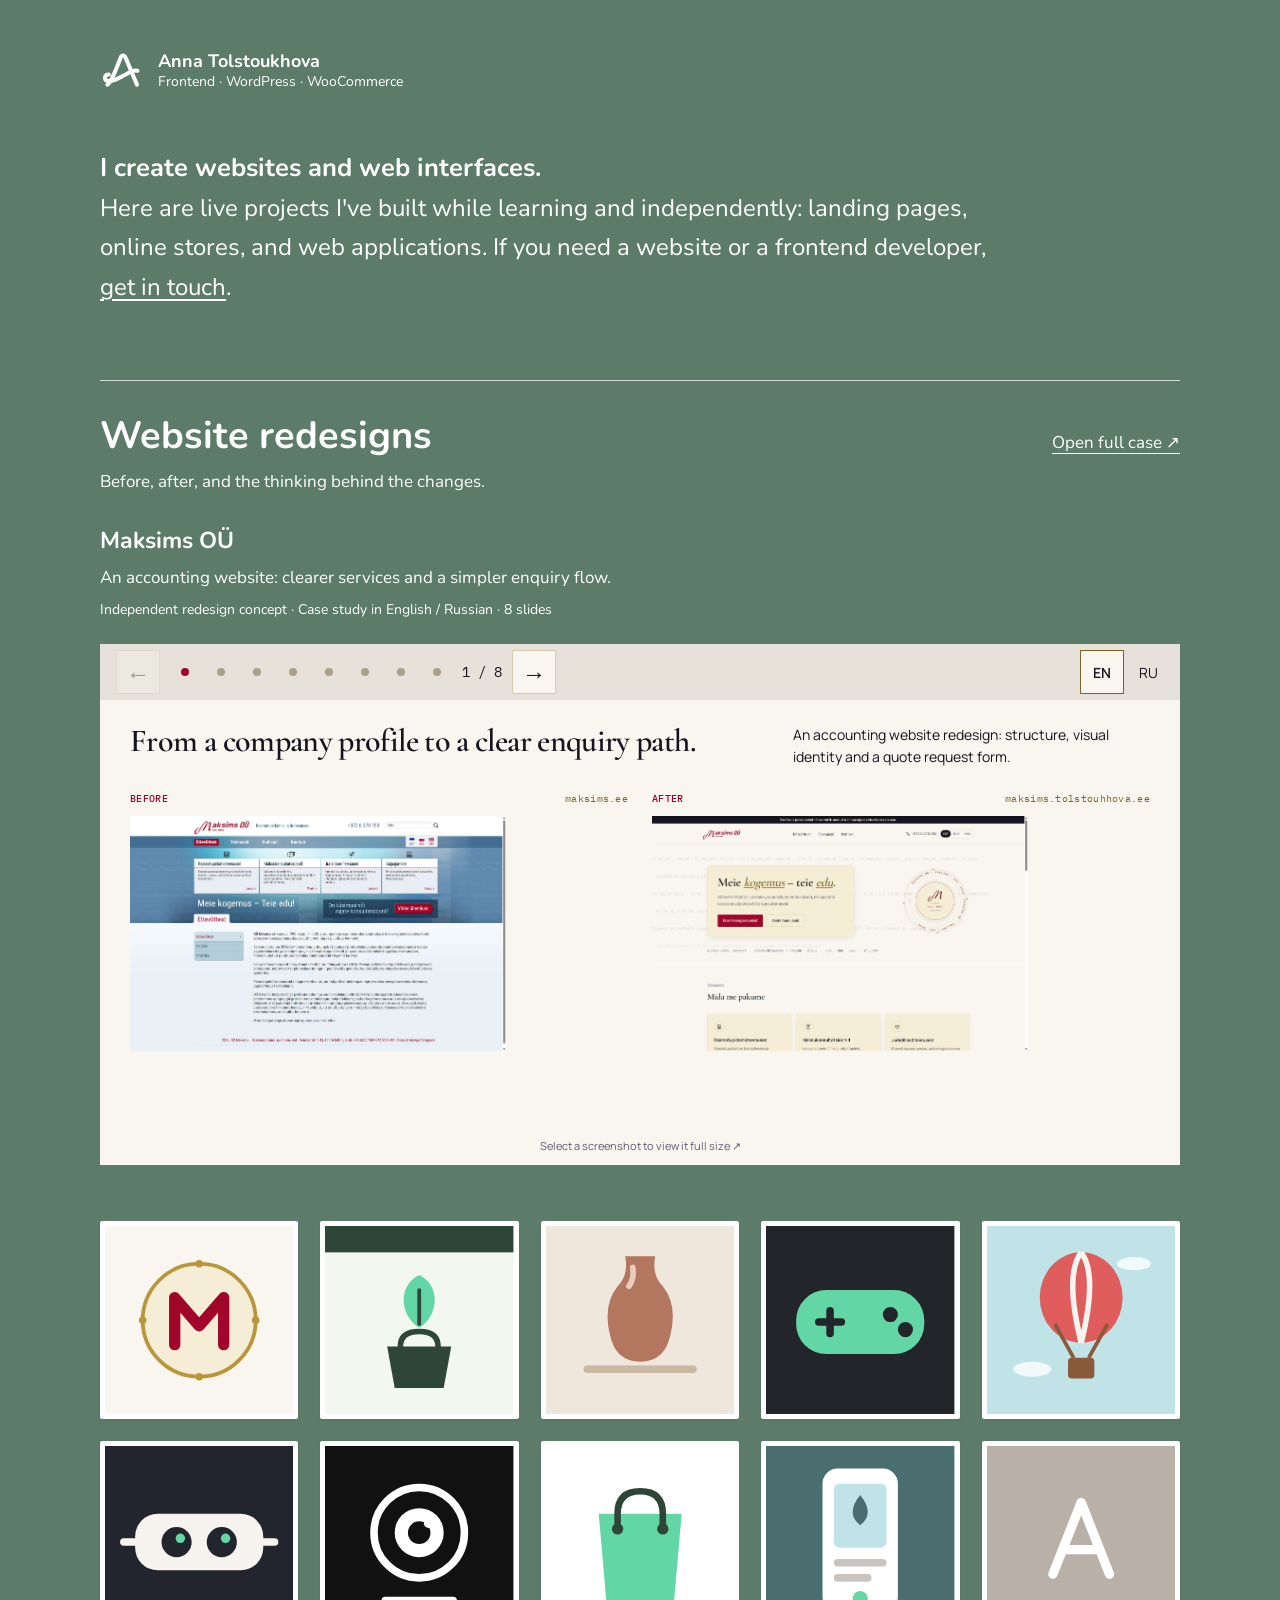
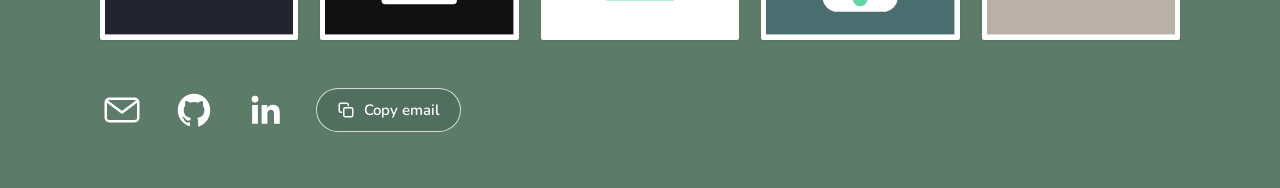
<file: index.html>
<!DOCTYPE html>
<html lang="en">

<head>
  <meta charset="UTF-8">
  <meta name="viewport" content="width=device-width, initial-scale=1.0">
  <meta name="p:domain_verify" content="c7ffd952975d9203316d21b6bb373f44">
  <title>Anna Tolstoukhova — Frontend &amp; WordPress Developer</title>
  <meta name="description"
    content="Portfolio of a frontend developer based in Tallinn: live websites, landing pages and online stores. Open to freelance projects and job offers.">
  <link rel="canonical" href="https://tolstoukhova.com/">
  <meta property="og:title" content="Anna Tolstoukhova — Frontend & WordPress Developer">
  <meta property="og:description"
    content="Live web projects by Anna Tolstoukhova, built while learning and independently: landing pages, websites and online stores.">
  <meta property="og:type" content="website">
  <meta property="og:url" content="https://tolstoukhova.com/">
  <meta property="og:image" content="https://tolstoukhova.com/og-image.png?v=2">
  <meta property="og:image:width" content="1200">
  <meta property="og:image:height" content="630">
  <meta property="og:image:alt" content="Portfolio of Anna Tolstoukhova — Frontend &amp; WordPress Developer">
  <meta name="twitter:card" content="summary_large_image">
  <meta name="twitter:title" content="Anna Tolstoukhova — Frontend & WordPress Developer">
  <meta name="twitter:description"
    content="Live web projects by Anna Tolstoukhova, built while learning and independently: landing pages, websites and online stores.">
  <meta name="twitter:image" content="https://tolstoukhova.com/og-image.png?v=2">
  <link rel="preconnect" href="https://fonts.googleapis.com">
  <link rel="preconnect" href="https://fonts.gstatic.com" crossorigin>
  <link href="https://fonts.googleapis.com/css2?family=Nunito:ital,wght@0,400;0,600;0,700;1,400&display=swap"
    rel="stylesheet">
  <link rel="stylesheet" href="style.css?v=4">
  <link rel="icon" href="favicon.ico?v=2">
  <link rel="icon" href="favicon.png?v=2" type="image/png" sizes="32x32">
  <link rel="icon" href="favicon.svg?v=2" type="image/svg+xml" sizes="any">
  <link rel="apple-touch-icon" href="apple-touch-icon.png?v=2" sizes="180x180">
</head>

<body>

  <div class="page">

    <!-- ===== Logo ===== -->
    <header class="brand">
      <div class="brand__mark" aria-hidden="true">
        <svg viewBox="0 0 120 120" fill="none" stroke="currentColor" stroke-width="11" stroke-linecap="round"
          stroke-linejoin="round">
          <path d="M20 100C32 94 44 56 56 27c3-8 10-9 14 0l31 73" />
          <path d="M24 72c-13 0-14 16-2 18 16 3 35-11 52-20 11-6 20-10 28-8" />
        </svg>
      </div>
      <div class="brand__text">
        <p class="brand__name">Anna Tolstoukhova</p>
        <p class="brand__role">Frontend · WordPress · WooCommerce</p>
      </div>
    </header>

    <!-- ===== Intro ===== -->
    <section class="intro">
      <h1 class="intro__text">I create websites and web interfaces.</h1>
      <p>
        Here are live projects I've built while learning and independently: landing pages, online stores, and web
        applications. If you need a website or a frontend developer,
        <a href="mailto:anna.tolstoukhova@hotmail.com">get in touch</a>.
      </p>

    </section>

    <section class="redesigns" id="redesigns" aria-labelledby="redesigns-title">
      <header class="redesigns__heading">
        <div>
          <h2 id="redesigns-title">Website redesigns</h2>
          <p>Before, after, and the thinking behind the changes.</p>
        </div>
        <a href="cases/maksims/en.html" class="redesigns__open">Open full case <span aria-hidden="true">↗</span></a>
      </header>
      <div class="redesigns__summary">
        <h3>Maksims OÜ</h3>
        <p>An accounting website: clearer services and a simpler enquiry flow.</p>
        <p class="redesigns__meta">Independent redesign concept · Case study in English / Russian · 8 slides</p>
      </div>
      <iframe class="redesigns__frame" id="maksims-case" src="cases/maksims/en.html?embed=1"
        title="Maksims website redesign — eight-slide case study in English and Russian" loading="lazy" height="850"></iframe>
    </section>

    <!-- ===== Works grid ===== -->
    <section class="works" id="works" aria-label="Work">

      <a class="tile" data-name="Maksims OÜ" href="https://maksims.tolstouhhova.ee" target="_blank" rel="noopener"
        aria-label="Open the Maksims OÜ project — a concept redesign for a Tallinn accounting firm">
        <svg viewBox="0 0 100 100">
          <rect width="100" height="100" fill="#f8f6ef" />
          <circle cx="50" cy="50" r="30" fill="#f5edd6" stroke="#b8973a" stroke-width="2" />
          <circle cx="50" cy="20" r="2" fill="#b8973a" />
          <circle cx="80" cy="50" r="2" fill="#b8973a" />
          <circle cx="50" cy="80" r="2" fill="#b8973a" />
          <circle cx="20" cy="50" r="2" fill="#b8973a" />
          <path d="M37 63 V38 l13 15 l13 -15 v25" fill="none" stroke="#a10529" stroke-width="6"
            stroke-linecap="round" stroke-linejoin="round" />
        </svg>
      </a>

      <a class="tile" data-name="Warm Heart" href="https://warmheart.tolstoukhova.com/" target="_blank" rel="noopener"
        aria-label="Open the Warm Heart project — an online store for blankets">
        <svg viewBox="0 0 100 100">
          <rect width="100" height="100" fill="#f2f7f0" />
          <rect x="0" y="0" width="100" height="14" fill="#2e4638" />
          <path d="M50 26 C62 32 60 48 50 54 C40 48 38 32 50 26 Z" fill="#62d6a4" />
          <path d="M50 34 V52" stroke="#2e4638" stroke-width="2" stroke-linecap="round" />
          <path d="M33 64 h34 l-4 22 h-26 z" fill="#2e4638" />
          <path d="M40 64 q0 -8 10 -8 q10 0 10 8" fill="none" stroke="#2e4638" stroke-width="3"
            stroke-linecap="round" />
        </svg>
      </a>

      <a class="tile" data-name="Ceramic Soul" href="https://ceramic-swart.vercel.app" target="_blank" rel="noopener"
        aria-label="Open the Ceramic Soul project — a site about ceramics">
        <svg viewBox="0 0 100 100">
          <rect width="100" height="100" fill="#efe7dc" />
          <path d="M42 16 h16 q-2 10 4 16 q8 10 4 26 q-3 14 -16 14 q-13 0 -16 -14 q-4 -16 4 -26 q6 -6 4 -16 z"
            fill="#b3765f" />
          <path d="M46 22 q1 6 -2 10" stroke="#e8cdbf" stroke-width="3" fill="none" stroke-linecap="round" />
          <rect x="20" y="74" width="60" height="4" rx="2" fill="#c9b8a4" />
        </svg>
      </a>

      <a class="tile" data-name="Gaming Club" href="https://tecna-developer.github.io/Project-store-game/"
        target="_blank" rel="noopener" aria-label="Open the Gaming Club project — an online game store">
        <svg viewBox="0 0 100 100">
          <rect width="100" height="100" fill="#22262b" />
          <rect x="16" y="34" width="68" height="34" rx="16" fill="#62d6a4" />
          <path d="M34 45 v12 M28 51 h12" stroke="#22262b" stroke-width="4" stroke-linecap="round" />
          <circle cx="66" cy="47" r="4" fill="#22262b" />
          <circle cx="74" cy="55" r="4" fill="#22262b" />
        </svg>
      </a>

      <a class="tile" data-name="Ballons" href="https://tecna-developer.github.io/ballons/" target="_blank"
        rel="noopener" aria-label="Open the Ballons project — balloon rides over old Tallinn">
        <svg viewBox="0 0 100 100">
          <rect width="100" height="100" fill="#bfe3e6" />
          <ellipse cx="50" cy="38" rx="22" ry="24" fill="#e05d5d" />
          <path d="M50 14 q9 12 0 48 M50 14 q-9 12 0 48" stroke="#f7f3ee" stroke-width="3" fill="none" />
          <path d="M36 52 L46 70 M64 52 L54 70" stroke="#8a5a3b" stroke-width="2" />
          <rect x="43" y="70" width="14" height="11" rx="2" fill="#8a5a3b" />
          <ellipse cx="24" cy="76" rx="10" ry="4" fill="#fff" opacity=".8" />
          <ellipse cx="78" cy="20" rx="9" ry="3.5" fill="#fff" opacity=".8" />
        </svg>
      </a>

      <a class="tile" data-name="Oculus" href="https://tecna-developer.github.io/oculus/" target="_blank" rel="noopener"
        aria-label="Open the Oculus project — a Meta Quest 2 landing page">
        <svg viewBox="0 0 100 100">
          <rect width="100" height="100" fill="#23252e" />
          <rect x="16" y="36" width="68" height="30" rx="12" fill="#f7f3ee" />
          <circle cx="38" cy="51" r="8" fill="#23252e" />
          <circle cx="62" cy="51" r="8" fill="#23252e" />
          <circle cx="40" cy="49" r="2.5" fill="#62d6a4" />
          <circle cx="64" cy="49" r="2.5" fill="#62d6a4" />
          <path d="M16 51 h-6 M84 51 h6" stroke="#f7f3ee" stroke-width="4" stroke-linecap="round" />
        </svg>
      </a>

      <a class="tile" data-name="Monovision Studio" href="https://tecna-developer.github.io/monovision-studio/"
        target="_blank" rel="noopener" aria-label="Open the Monovision Studio project — a photography studio site">
        <svg viewBox="0 0 100 100">
          <rect width="100" height="100" fill="#111" />
          <circle cx="50" cy="46" r="24" fill="none" stroke="#fff" stroke-width="4" />
          <circle cx="50" cy="46" r="13" fill="#fff" />
          <circle cx="50" cy="46" r="6" fill="#111" />
          <circle cx="55" cy="41" r="2.5" fill="#fff" />
          <rect x="30" y="80" width="40" height="4" rx="2" fill="#fff" />
        </svg>
      </a>

      <a class="tile" data-name="GB Store" href="https://tecna-developer.github.io/GB-store/" target="_blank"
        rel="noopener" aria-label="Open the GB Store project — an online clothing store">
        <svg viewBox="0 0 100 100">
          <rect width="100" height="100" fill="#fff" />
          <path d="M28 36 h44 l-4 46 h-36 z" fill="#62d6a4" />
          <path d="M38 42 v-6 q0 -12 12 -12 q12 0 12 12 v6" fill="none" stroke="#2e4638" stroke-width="3.5"
            stroke-linecap="round" />
          <circle cx="38" cy="44" r="3" fill="#2e4638" />
          <circle cx="62" cy="44" r="3" fill="#2e4638" />
        </svg>
      </a>

      <a class="tile" data-name="WaterPoint Tallinn" href="https://tecna-developer.github.io/waterpoint-tallinn/"
        target="_blank" rel="noopener" aria-label="Open the WaterPoint Tallinn project — finding public drinking water points">
        <svg viewBox="0 0 100 100">
          <rect width="100" height="100" fill="#4a6d70" />
          <rect x="30" y="12" width="40" height="76" rx="8" fill="#fff" />
          <rect x="36" y="20" width="28" height="34" rx="3" fill="#bfe3e6" />
          <path d="M50 26 q8 10 0 16 q-8 -6 0 -16" fill="#4a6d70" />
          <rect x="36" y="60" width="28" height="4" rx="2" fill="#c9c4bf" />
          <rect x="36" y="68" width="20" height="4" rx="2" fill="#c9c4bf" />
          <circle cx="50" cy="81" r="4" fill="#62d6a4" />
        </svg>
      </a>

      <a class="tile tile--mark" data-name="All projects on GitHub" href="https://github.com/tecna-developer"
        target="_blank" rel="noopener" aria-label="Open all of Anna's projects on GitHub">
        <svg viewBox="0 0 100 100">
          <rect width="100" height="100" fill="#b9b0a7" />
          <path d="M35 68 L50 30 L65 68 M41 55 h18" fill="none" stroke="#fff" stroke-width="5" stroke-linecap="round"
            stroke-linejoin="round" />
        </svg>
      </a>

    </section>

    <!-- ===== Contacts ===== -->
    <footer class="contacts">
      <a class="contacts__icon" href="mailto:anna.tolstoukhova@hotmail.com" aria-label="Email Anna">
        <svg viewBox="0 0 32 32" fill="none" stroke="currentColor" stroke-width="2" stroke-linecap="round"
          stroke-linejoin="round">
          <rect x="3" y="7" width="26" height="18" rx="3" />
          <path d="M4 9 L16 18 L28 9" />
        </svg>
      </a>
      <a class="contacts__icon" href="https://github.com/tecna-developer" target="_blank" rel="noopener"
        aria-label="Open Anna's GitHub profile">
        <svg viewBox="0 0 32 32" fill="currentColor">
          <path
            d="M16 3C8.8 3 3 8.9 3 16.2c0 5.8 3.7 10.8 8.9 12.5.7.1.9-.3.9-.6v-2.2c-3.6.8-4.4-1.6-4.4-1.6-.6-1.5-1.4-1.9-1.4-1.9-1.2-.8.1-.8.1-.8 1.3.1 2 1.4 2 1.4 1.2 2 3 1.4 3.8 1.1.1-.9.5-1.4.8-1.8-2.9-.3-5.9-1.5-5.9-6.5 0-1.4.5-2.6 1.3-3.5-.1-.3-.6-1.7.1-3.5 0 0 1.1-.3 3.6 1.3a12.2 12.2 0 0 1 6.5 0c2.5-1.7 3.6-1.3 3.6-1.3.7 1.8.2 3.2.1 3.5.8.9 1.3 2.1 1.3 3.5 0 5-3 6.2-5.9 6.5.5.4.9 1.2.9 2.5v3.7c0 .3.2.7.9.6A13.2 13.2 0 0 0 29 16.2C29 8.9 23.2 3 16 3z" />
        </svg>
      </a>
      <a class="contacts__icon" href="https://linkedin.com/in/anna-tolstoukhova-059816204" target="_blank"
        rel="noopener" aria-label="Open Anna's LinkedIn profile">
        <svg viewBox="0 0 32 32" fill="currentColor">
          <path
            d="M7.2 4.5a2.7 2.7 0 1 1 0 5.4 2.7 2.7 0 0 1 0-5.4zM4.9 12h4.6v15H4.9V12zm7.6 0h4.4v2.1h.1c.6-1.2 2.1-2.4 4.4-2.4 4.7 0 5.6 3.1 5.6 7.1V27h-4.6v-7.3c0-1.7 0-4-2.4-4s-2.9 1.9-2.9 3.9V27h-4.6V12z" />
        </svg>
      </a>

      <button class="copy-email" id="copyEmail" type="button" data-email="anna.tolstoukhova@hotmail.com"
        aria-describedby="copyEmailStatus">
        <svg class="copy-email__icon" viewBox="0 0 24 24" fill="none" stroke="currentColor" stroke-width="2"
          stroke-linecap="round" stroke-linejoin="round" aria-hidden="true">
          <rect x="9" y="9" width="12" height="12" rx="2" />
          <path d="M6 15H5a2 2 0 0 1-2-2V5a2 2 0 0 1 2-2h8a2 2 0 0 1 2 2v1" />
        </svg>
        <span class="copy-email__label">Copy email</span>
      </button>
      <span class="sr-only" id="copyEmailStatus" role="status" aria-live="polite"></span>
    </footer>

  </div>

  <script src="assets/redesign-case.js" defer></script>
  <script>
    (function () {
      var btn = document.getElementById('copyEmail');
      if (!btn) return;
      var label = btn.querySelector('.copy-email__label');
      var status = document.getElementById('copyEmailStatus');
      var original = label.textContent;
      var resetTimer;

      async function copyEmail() {
        var email = btn.dataset.email;
        var ok = false;
        try {
          if (navigator.clipboard && window.isSecureContext) {
            await navigator.clipboard.writeText(email);
            ok = true;
          }
        } catch (e) { /* fall through to fallback */ }

        if (!ok) {
          // Fallback for non-secure contexts / older browsers
          var ta = document.createElement('textarea');
          ta.value = email;
          ta.setAttribute('readonly', '');
          ta.style.position = 'absolute';
          ta.style.left = '-9999px';
          document.body.appendChild(ta);
          ta.select();
          try { ok = document.execCommand('copy'); } catch (e) { ok = false; }
          document.body.removeChild(ta);
        }

        clearTimeout(resetTimer);
        btn.classList.toggle('is-copied', ok);
        btn.classList.toggle('is-error', !ok);
        label.textContent = ok ? 'Email copied' : `Copy failed — ${email}`;
        status.textContent = ok
          ? "Anna's email address was copied to the clipboard."
          : `The email address couldn't be copied. Address: ${email}`;
        resetTimer = setTimeout(function () {
          btn.classList.remove('is-copied', 'is-error');
          label.textContent = original;
        }, ok ? 2200 : 8000);
      }

      btn.addEventListener('click', copyEmail);
    })();
  </script>

</body>

</html>
</file>
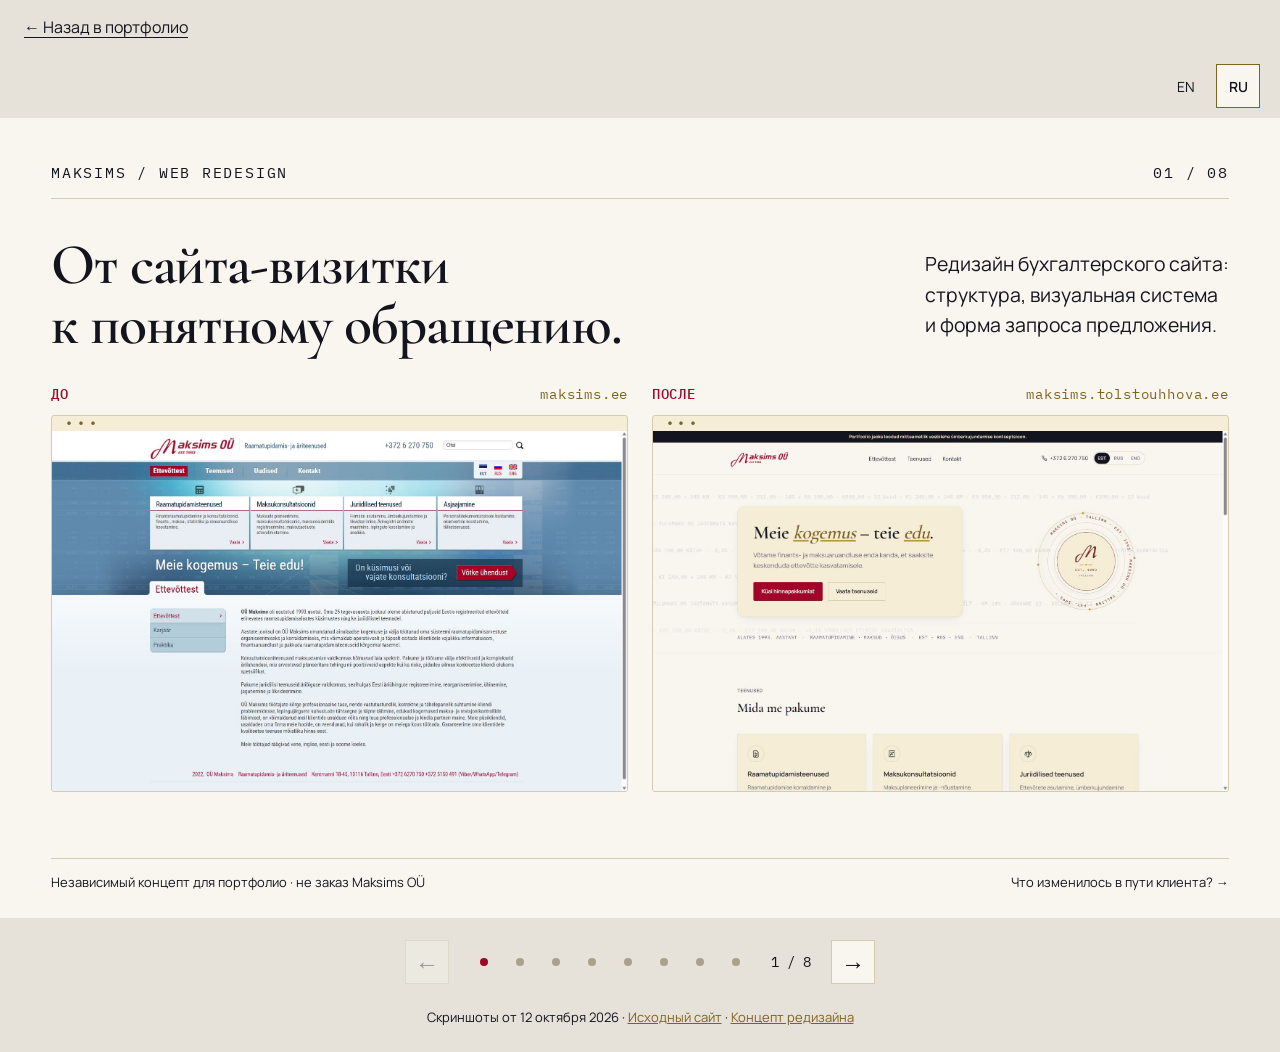
<file: cases/maksims/index.html>
<!doctype html>
<html lang="ru"><head><meta charset="utf-8"><meta name="viewport" content="width=device-width,initial-scale=1"><title>Maksims — кейс редизайна</title><link rel="stylesheet" href="fonts.css"><link rel="stylesheet" href="case.css"></head>
<body><a class="case-back" href="../../#redesigns">← Назад в портфолио</a><main class="case-carousel" aria-label="Maksims: кейс редизайна" aria-roledescription="карусель">
<nav class="case-language" aria-label="Язык кейса"><a href="en.html" lang="en" hreflang="en" >EN</a><a href="index.html" lang="ru" hreflang="ru" aria-current="page">RU</a></nav>
<div class="case-track" tabindex="0" aria-label="Слайды кейса. Используйте стрелки влево и вправо.">
<article class="case-slide overview" aria-label="1 из 8: до и после"><header><span>MAKSIMS / WEB REDESIGN</span><span>01 / 08</span></header><div class="intro"><h1>От сайта-визитки<br> к понятному обращению.</h1><p>Редизайн бухгалтерского сайта:<br> структура, визуальная система<br> и форма запроса предложения.</p></div><div class="compare"><figure><figcaption><b>ДО</b><span>maksims.ee</span></figcaption><div class="browser-frame"><img src="assets/before-home.jpg" alt="Исходная главная Maksims: синяя навигация, четыре услуги и длинный текст о компании" width="1440" height="1000"></div></figure><figure><figcaption><b>ПОСЛЕ</b><span>maksims.tolstouhhova.ee</span></figcaption><div class="browser-frame"><img src="assets/after-home.jpg" alt="Концепт редизайна: крупный заголовок, пояснение услуги и кнопка запроса предложения" width="1440" height="1000"></div></figure></div><footer><span>Независимый концепт для портфолио · не заказ Maksims OÜ</span><span>Что изменилось в пути клиента? →</span></footer></article>
<article class="case-slide split" aria-label="2 из 8: структура главной"><header><span>MAKSIMS / СТРУКТУРА</span><span>02 / 08</span></header><div class="split-content"><div class="copy"><span class="eyebrow">СНАЧАЛА — ЗАДАЧА КЛИЕНТА</span><h2>Главная ведёт<br> к следующему<br> шагу.</h2><p>Вместо длинного знакомства<br> с компанией — предложение<br> и действие на первом экране.</p><ul><li>Услуги и кому они подходят.</li><li>Порядок работы и ответы на вопросы.</li><li>Запрос предложения рядом с услугой.</li></ul></div><figure class="large-shot"><figcaption>ПОСЛЕ / ПЕРВЫЙ ЭКРАН</figcaption><div class="browser-frame"><img src="assets/after-home.jpg" alt="Новая главная с кнопками Küsi hinnapakkumist и Vaata teenuseid"></div><p class="shot-note">Два понятных пути: посмотреть услуги<br> или запросить предложение.</p></figure></div><footer><span>Независимый концепт для портфолио</span><span>Но самое заметное изменение — в форме →</span></footer></article>
<article class="case-slide split dark" aria-label="3 из 8: старая форма"><header><span>MAKSIMS / ДО</span><span>03 / 08</span></header><div class="split-content"><div class="copy"><span class="eyebrow">ЦЕНА ПЕРВОГО ОБРАЩЕНИЯ</span><h2>17 вопросов.<br> 12 отмечены<br> обязательными.</h2><p>Старая анкета просит точные<br> цифры и сведения о компании<br> ещё до первого разговора.</p><div class="pullquote">Чтобы спросить о цене,<br> сначала нужно собрать данные.</div><p class="small">Числа проверены по опубликованной форме.<br> Обязательность — по её обозначениям.</p></div><figure class="form-shot old"><figcaption>ДО / АНКЕТА ЦЕЛИКОМ</figcaption><img src="assets/before-form-crop.png" alt="Старая форма с 17 вопросами, включая контактные сведения, объём счетов и учёт основных средств"></figure></div><footer><span>Независимый концепт для портфолио</span><span>Какие сведения действительно нужны сразу? →</span></footer></article>
<article class="case-slide split" aria-label="4 из 8: диапазоны вместо точных цифр"><header><span>MAKSIMS / ПЕРЕПРОЕКТИРОВАНИЕ</span><span>04 / 08</span></header><div class="split-content"><div class="copy"><span class="eyebrow">МЕНЬШЕ УСИЛИЙ НА ОТВЕТ</span><h2>Три точных<br> числа → один<br> диапазон.</h2><p>Счета продаж, счета покупок<br> и чеки заменены общей оценкой<br> документов за месяц.</p><div class="range">До 20 / 21–50 / 51–100 / 100+</div><p>Крупные варианты удобно выбирать.<br> Весь второй шаг необязателен:<br> детали можно уточнить в разговоре.</p></div><figure class="form-shot"><figcaption>ПОСЛЕ / ШАГ 2 — НЕОБЯЗАТЕЛЬНЫЙ</figcaption><img src="assets/after-form-2-crop.png" alt="Второй шаг: организационная форма, диапазон документов, число сотрудников и НДС. Шаг отмечен vabatahtlik."></figure></div><footer><span>Независимый концепт для портфолио</span><span>Сколько осталось обязательных полей? →</span></footer></article>
<article class="case-slide split" aria-label="5 из 8: короткий первый шаг"><header><span>MAKSIMS / КОНТАКТ РАНЬШЕ ДЕТАЛЕЙ</span><span>05 / 08</span></header><div class="split-content"><div class="copy"><span class="eyebrow">ПОРОГ ОБРАЩЕНИЯ</span><h2>Два поля<br> для начала<br> разговора.</h2><p>Имя или название компании<br> и email — обязательны.<br> Телефон — по желанию.</p><div class="pullquote">Сначала — возможность связаться.<br> Затем — детали задачи.</div><p class="small">Перед финальным действием также требуется<br> согласие на обработку данных.</p></div><figure class="form-shot short"><figcaption>ПОСЛЕ / ШАГ 1 — КОНТАКТНЫЕ ДАННЫЕ</figcaption><img src="assets/after-form-1-crop.png" alt="Первый шаг с именем Demo Ettevõte, email demo@example.com и пустым необязательным телефоном"></figure></div><footer><span>Независимый концепт для портфолио</span><span>Как человек проверит свои ответы? →</span></footer></article>
<article class="case-slide split dark" aria-label="6 из 8: подтверждение и согласие"><header><span>MAKSIMS / КОНТРОЛЬ ПЕРЕД ОТПРАВКОЙ</span><span>06 / 08</span></header><div class="split-content"><div class="copy"><span class="eyebrow">ПРОЗРАЧНЫЙ ФИНАЛ</span><h2>Проверить.<br> Дополнить.<br> Подтвердить.</h2><p>На третьем шаге видны все ответы.<br> Пропуски отмечены «täitmata» —<br> «не заполнено».</p><ul><li>Можно вернуться и исправить данные.</li><li>Необязательные ответы не блокируют переход.</li><li>Согласие содержит ссылку на политику.</li></ul><p class="small">На скриншоте только тестовые данные.<br> Опубликованная форма работает в деморежиме.</p></div><figure class="form-shot review"><figcaption>ПОСЛЕ / ШАГ 3 — ПРОВЕРКА ДАННЫХ</figcaption><img src="assets/after-form-3-crop.png" alt="Третий шаг с тестовыми контактами, отметками täitmata у пропущенных ответов и согласием на обработку данных"></figure></div><footer><span>Независимый концепт для портфолио</span><span>Как сайт выглядит на телефоне? →</span></footer></article>
<article class="case-slide split mobile" aria-label="7 из 8: мобильная версия"><header><span>MAKSIMS / МОБИЛЬНАЯ ВЕРСИЯ</span><span>07 / 08</span></header><div class="split-content"><div class="copy"><span class="eyebrow">ТОТ ЖЕ ПУТЬ НА ТЕЛЕФОНЕ</span><h2>Услуга.<br> Действие.<br> Под рукой.</h2><p>Первый экран объясняет услугу и предлагает два действия: запросить предложение или посмотреть услуги.</p><ul><li>Кнопки расположены друг под другом.</li><li>Навигация собрана в компактное меню.</li><li>Выбор языка остаётся в шапке.</li></ul><p class="small">Реальный экран опубликованного концепта.<br> Ширина окна — 390 px · 12 октября 2026.</p></div><figure class="mobile-shot"><figcaption>ПОСЛЕ / МОБИЛЬНАЯ ГЛАВНАЯ</figcaption><a href="assets/after-mobile-home.png" target="_blank" rel="noopener" aria-label="Открыть мобильный экран в полном размере"><img src="assets/after-mobile-home.png" width="780" height="1688" alt="Мобильная главная Maksims: компактное меню, выбор языка и две кнопки — запрос предложения и услуги"></a></figure></div><footer><span>Независимый концепт для портфолио</span><span>А если форма не подходит? →</span></footer></article>
<article class="case-slide split final" aria-label="8 из 8: альтернативы и результат"><header><span>MAKSIMS / РЕЗУЛЬТАТ</span><span>08 / 08</span></header><div class="split-content"><div class="copy"><span class="eyebrow">ОСТАВИТЬ ЧЕЛОВЕКУ ВЫБОР</span><h2>Форма —<br> один из путей<br> к обращению.</h2><p>Над анкетой есть предложение<br> позвонить или написать.<br> Посетитель выбирает удобный канал.</p><div class="pullquote">Результат редизайна:<br> ясный путь от услуги к контакту.</div><p class="small">Цель — снизить усилия при обращении.<br> Влияние на заявки пока не измерено.</p><a class="case-link" href="https://maksims.tolstouhhova.ee/" target="_blank" rel="noopener">Открыть концепт ↗</a></div><figure class="large-shot"><figcaption>ПОСЛЕ / АЛЬТЕРНАТИВА ФОРМЕ</figcaption><div class="browser-frame"><img src="assets/after-contact.jpg" alt="Страница контактов с предложением позвонить или написать над формой запроса"></div><p class="shot-note">«Предпочитаете позвонить?»<br> Короткий разговор часто быстрее анкеты.</p></figure></div><footer><span>Независимый концепт для портфолио · не заказ Maksims OÜ</span><span>Структура + интерфейс + логика формы</span></footer></article>
</div><nav class="case-controls" aria-label="Управление каруселью"><button class="case-prev" type="button" aria-label="Предыдущий слайд">←</button><div class="case-dots" aria-label="Выбрать слайд"></div><span class="case-status" aria-live="polite">1 / 8</span><button class="case-next" type="button" aria-label="Следующий слайд">→</button></nav>
<div class="case-sources">Скриншоты от 12 октября 2026 · <a href="http://www.maksims.ee/" target="_blank" rel="noopener">Исходный сайт</a> · <a href="https://maksims.tolstouhhova.ee/" target="_blank" rel="noopener">Концепт редизайна</a></div>
</main><script src="case.js"></script></body></html>
</file>
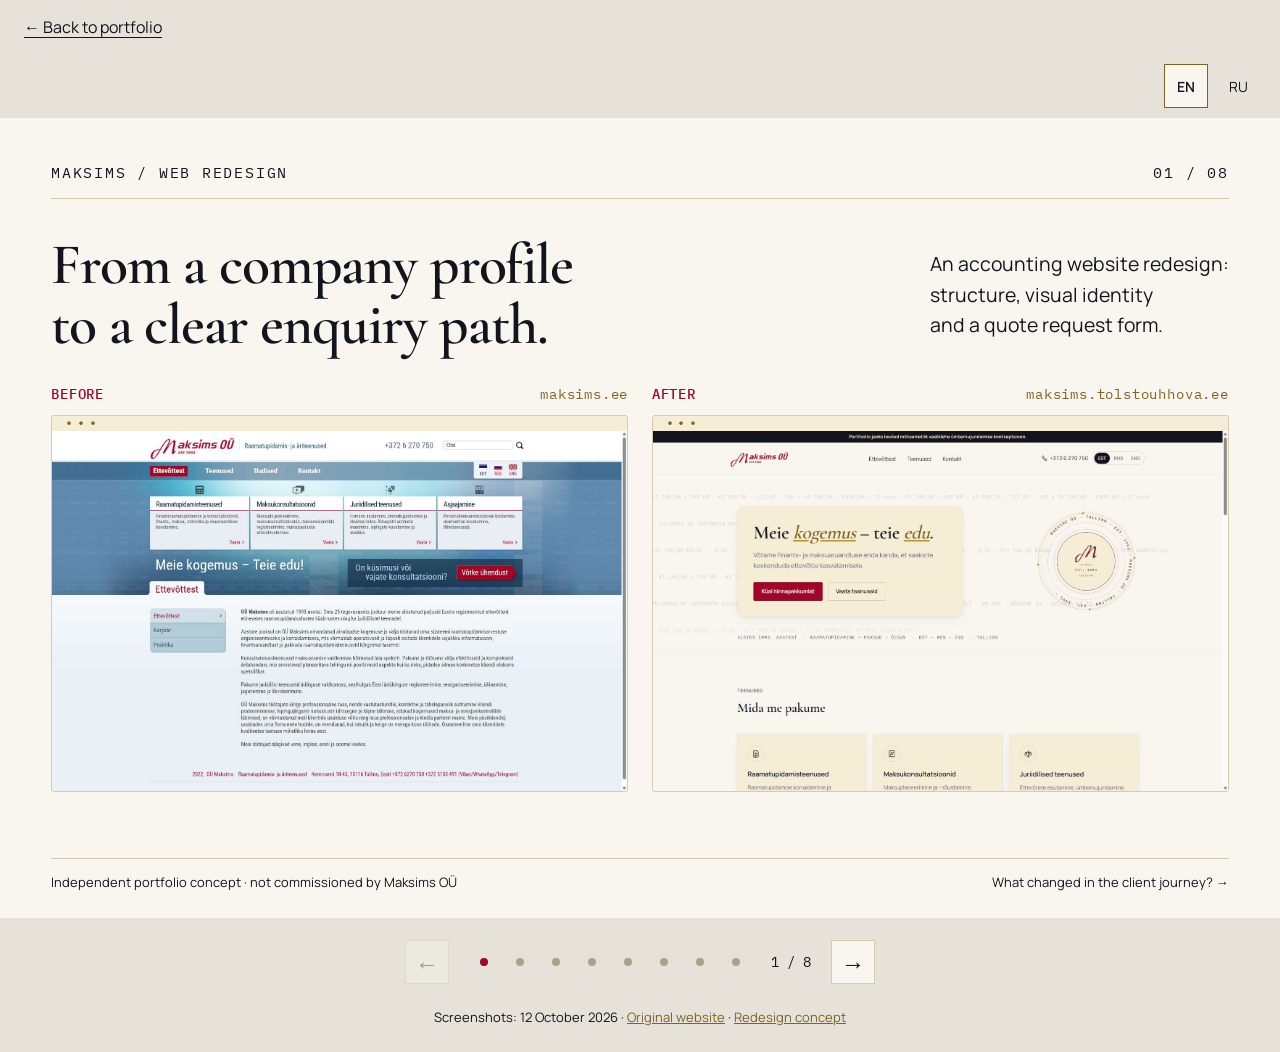
<file: cases/maksims/en.html>
<!doctype html><html lang="en"><head><meta charset="utf-8"><meta name="viewport" content="width=device-width,initial-scale=1"><title>Maksims — website redesign case study</title><link rel="stylesheet" href="fonts.css"><link rel="stylesheet" href="case.css"></head><body><a class="case-back" href="../../#redesigns">← Back to portfolio</a><main class="case-carousel" aria-label="Maksims website redesign" aria-roledescription="carousel"><nav class="case-language" aria-label="Case study language"><a href="en.html" lang="en" hreflang="en" aria-current="page">EN</a><a href="index.html" lang="ru" hreflang="ru" >RU</a></nav><div class="case-track" tabindex="0" aria-label="Case study slides. Use the left and right arrow keys."><article class="case-slide overview" aria-label="1 of 8: before and after"><header><span>MAKSIMS / WEB REDESIGN</span><span>01 / 08</span></header><div class="intro"><h1>From a company profile<br>  to a clear enquiry path.</h1><p>An accounting website redesign:<br>  structure, visual identity<br>  and a quote request form.</p></div><div class="compare"><figure><figcaption><b>BEFORE</b><span>maksims.ee</span></figcaption><div class="browser-frame"><img src="assets/before-home.jpg" alt="Original Maksims homepage with blue navigation and a long company introduction" width="1440" height="1000"></div></figure><figure><figcaption><b>AFTER</b><span>maksims.tolstouhhova.ee</span></figcaption><div class="browser-frame"><img src="assets/after-home.jpg" alt="Redesigned homepage with a service introduction and quote request button" width="1440" height="1000"></div></figure></div><footer><span>Independent portfolio concept · not commissioned by Maksims OÜ</span><span>What changed in the client journey? →</span></footer></article><article class="case-slide split " aria-label="2 of 8: Homepage structure"><header><span>MAKSIMS / STRUCTURE</span><span>02 / 08</span></header><div class="split-content"><div class="copy"><span class="eyebrow">START WITH THE CLIENT’S TASK</span><h2>A clear<br>  next step.</h2><p>The first screen introduces the service and an action, instead of a long company introduction.</p><ul><li>Services and who they are for.</li><li>How it works and common questions.</li><li>A quote request alongside the services.</li></ul></div><figure class="large-shot"><figcaption>AFTER / FIRST SCREEN</figcaption><div class="browser-frame"><img src="assets/after-home.jpg" alt="Redesigned homepage with quote and services buttons"></div><p class="shot-note">Two clear paths: explore services<br>  or request a quote.</p></figure></div><footer><span>Independent portfolio concept · not commissioned by Maksims OÜ</span><span>The biggest change is in the form →</span></footer></article><article class="case-slide split dark" aria-label="3 of 8: Original form"><header><span>MAKSIMS / BEFORE</span><span>03 / 08</span></header><div class="split-content"><div class="copy"><span class="eyebrow">THE COST OF GETTING IN TOUCH</span><h2>17 questions.<br>  12 marked<br>  as required.</h2><p>The original form asks for exact figures and company details before the first conversation.</p><div class="pullquote">To ask about a price,<br>  first gather the numbers.</div><p class="small">Counts are based on the published form.<br>  “Required” refers to its visible markings.</p></div><figure class="form-shot old"><figcaption>BEFORE / COMPLETE FORM</figcaption><img src="assets/before-form-crop.png" alt="Original form with 17 questions about contacts, invoices and accounting"></figure></div><footer><span>Independent portfolio concept · not commissioned by Maksims OÜ</span><span>What do we really need to know first? →</span></footer></article><article class="case-slide split " aria-label="4 of 8: Ranges instead of exact numbers"><header><span>MAKSIMS / RETHINKING THE FORM</span><span>04 / 08</span></header><div class="split-content"><div class="copy"><span class="eyebrow">LESS EFFORT TO ANSWER</span><h2>Three figures.<br>  One range.</h2><p>Sales invoices, purchase invoices and receipts become one estimate of monthly documents.</p><div class="range">Up to 20 / 21–50 / 51–100 / 100+</div><p>Large options make selection straightforward. The whole second step is optional: details can wait until the conversation.</p></div><figure class="form-shot"><figcaption>AFTER / STEP 2 — OPTIONAL</figcaption><img src="assets/after-form-2-crop.png" alt="Optional second step with company type, document range, employees and VAT"></figure></div><footer><span>Independent portfolio concept · not commissioned by Maksims OÜ</span><span>How much is required to get started? →</span></footer></article><article class="case-slide split " aria-label="5 of 8: A shorter first step"><header><span>MAKSIMS / CONTACT FIRST</span><span>05 / 08</span></header><div class="split-content"><div class="copy"><span class="eyebrow">LOWER THE INITIAL EFFORT</span><h2>Two fields<br>  to start<br>  a conversation.</h2><p>Name or company name and email are required. The phone number is optional.</p><div class="pullquote">First, a way to get in touch.<br>  Then, the details of the task.</div><p class="small">Consent to data processing is also required<br>  before the final action.</p></div><figure class="form-shot short"><figcaption>AFTER / STEP 1 — CONTACT DETAILS</figcaption><img src="assets/after-form-1-crop.png" alt="First step with Demo Ettevõte, demo@example.com and an empty optional phone field"></figure></div><footer><span>Independent portfolio concept · not commissioned by Maksims OÜ</span><span>How can visitors check their answers? →</span></footer></article><article class="case-slide split dark" aria-label="6 of 8: Review and consent"><header><span>MAKSIMS / REVIEW BEFORE SENDING</span><span>06 / 08</span></header><div class="split-content"><div class="copy"><span class="eyebrow">A TRANSPARENT FINAL STEP</span><h2>Review.<br>  Refine.<br>  Confirm.</h2><p>The third step shows every answer. Skipped fields are labelled “täitmata” — “not filled in”.</p><ul><li>Go back to correct details.</li><li>Optional answers do not block progress.</li><li>Consent links to the privacy policy.</li></ul><p class="small">The screenshot contains test data only.<br>  The published form runs in demo mode.</p></div><figure class="form-shot review"><figcaption>AFTER / STEP 3 — REVIEW</figcaption><img src="assets/after-form-3-crop.png" alt="Review step with test contacts, skipped fields and data processing consent"></figure></div><footer><span>Independent portfolio concept · not commissioned by Maksims OÜ</span><span>What does the website look like on a phone? →</span></footer></article><article class="case-slide split mobile" aria-label="7 of 8: Mobile website"><header><span>MAKSIMS / ON MOBILE</span><span>07 / 08</span></header><div class="split-content"><div class="copy"><span class="eyebrow">THE SAME PATH ON A PHONE</span><h2>The service.<br>  The next step.<br>  Within reach.</h2><p>The first screen explains the service and offers two actions: request a quote or explore services.</p><ul><li>Buttons stack vertically.</li><li>Navigation sits in a compact menu.</li><li>Language selection stays in the header.</li></ul><p class="small">Actual screen of the published concept.<br>  390 px viewport · 12 October 2026.</p></div><figure class="mobile-shot"><figcaption>AFTER / MOBILE HOMEPAGE</figcaption><a href="assets/after-mobile-home.png" target="_blank" rel="noopener" aria-label="Open the full-size mobile screenshot"><img src="assets/after-mobile-home.png" width="780" height="1688" alt="Mobile Maksims homepage with language selection, compact menu, quote and services buttons"></a></figure></div><footer><span>Independent portfolio concept · not commissioned by Maksims OÜ</span><span>What if a form is not the right fit? →</span></footer></article><article class="case-slide split final" aria-label="8 of 8: Alternatives and outcome"><header><span>MAKSIMS / OUTCOME</span><span>08 / 08</span></header><div class="split-content"><div class="copy"><span class="eyebrow">LET PEOPLE CHOOSE</span><h2>A form is<br>  one way<br>  to reach out.</h2><p>Above the form, visitors can choose to call or write instead — whichever channel suits them.</p><div class="pullquote">The redesign’s outcome:<br>  a clear path from service to contact.</div><p class="small">The aim is to reduce enquiry effort.<br>  Impact on enquiries has not been measured.</p><a class="case-link" href="https://maksims.tolstouhhova.ee/" target="_blank" rel="noopener">Explore the concept ↗</a></div><figure class="large-shot"><figcaption>AFTER / AN ALTERNATIVE TO THE FORM</figcaption><div class="browser-frame"><img src="assets/after-contact.jpg" alt="Contact page offering a phone call or email above the quote form"></div><p class="shot-note">“Prefer to call?”<br>  A short conversation can be quicker than a form.</p></figure></div><footer><span>Independent portfolio concept · not commissioned by Maksims OÜ</span><span>Structure + interface + form logic</span></footer></article></div><nav class="case-controls" aria-label="Carousel controls"><button class="case-prev" type="button" aria-label="Previous slide">←</button><div class="case-dots" aria-label="Choose a slide"></div><span class="case-status" aria-live="polite">1 / 8</span><button class="case-next" type="button" aria-label="Next slide">→</button></nav><div class="case-sources">Screenshots: 12 October 2026 · <a href="http://www.maksims.ee/" target="_blank" rel="noopener">Original website</a> · <a href="https://maksims.tolstouhhova.ee/" target="_blank" rel="noopener">Redesign concept</a></div></main><script src="case.js"></script></body></html>
</file>
<file: style.css>
/* ============ Flat mint portfolio (по мотивам jonrundle.com) ============ */
:root {
  --bg: #5C7C69;
  --text: #ffffff;
  --text-soft: #ffffff;
  --control-bg: rgba(46, 70, 56, 0.22);
  --control-bg-hover: rgba(46, 70, 56, 0.38);
  --control-border: rgba(255, 255, 255, 0.75);
  --tile-border: #ffffff;
  --shadow: rgba(0, 0, 0, 0.08);
  --font: 'Nunito', 'Trebuchet MS', system-ui, sans-serif;
}

* {
  margin: 0;
  padding: 0;
  box-sizing: border-box;
}

.sr-only {
  position: absolute;
  width: 1px;
  height: 1px;
  padding: 0;
  margin: -1px;
  overflow: hidden;
  clip: rect(0, 0, 0, 0);
  white-space: nowrap;
  border: 0;
}

html {
  scroll-behavior: smooth;
}

body {
  background: var(--bg);
  color: var(--text);
  font-family: var(--font);
  font-size: 17px;
  line-height: 1.6;
  -webkit-font-smoothing: antialiased;
}

.page {
  max-width: 1160px;
  margin: 0 auto;
  padding: 48px 40px 56px;
}

/* ============ Redesign case studies ============ */
.redesigns { margin: 72px 0 56px; padding-top: 32px; border-top: 1px solid var(--control-border); }
.redesigns__heading { display: flex; justify-content: space-between; align-items: baseline; gap: 24px; }
.redesigns h2 { font-size: clamp(28px, 4vw, 38px); line-height: 1.2; margin-bottom: 10px; }
.redesigns__open { color: inherit; text-underline-offset: 5px; flex-shrink: 0; padding: 10px 0; }
.redesigns__summary { margin: 28px 0 22px; }
.redesigns h3 { font-size: 23px; margin-bottom: 4px; }
.redesigns__meta { font-size: 14px; margin-top: 8px; }
.redesigns__frame { display: block; width: 100%; border: 0; background: #f8f6ef; }
.redesigns__open:focus-visible { outline: 2px solid currentColor; outline-offset: 5px; }
@media (max-width: 700px) {
  .redesigns { margin-top: 48px; }
  .redesigns__heading { display: block; }
  .redesigns__open { display: inline-block; margin-top: 10px; }
  .redesigns__frame { height: 1200px; }
}

/* ============ Brand ============ */
.brand {
  display: flex;
  align-items: center;
  gap: 14px;
  margin-bottom: 56px;
  animation: fadeDown .7s ease backwards;
}

.brand__mark {
  width: 44px;
  height: 44px;
  color: var(--text);
  flex-shrink: 0;
}

.brand__mark svg {
  width: 100%;
  height: 100%;
}

.brand__name {
  font-weight: 700;
  font-size: 18px;
  line-height: 1.25;
}

.brand__role {
  font-size: 14px;
  color: var(--text-soft);
  line-height: 1.25;
}

/* ============ Intro ============ */
.intro {
  max-width: 900px;
  margin-bottom: 64px;
  animation: fadeDown .7s ease .15s backwards;
}

.intro__text {
  text-wrap: balance;
}

.intro p {
  font-size: 24px;
  font-weight: 400;
  line-height: 1.65;
  text-wrap: pretty;
}

.intro a {
  color: var(--text);
  text-decoration: underline;
  text-decoration-thickness: 1.5px;
  text-underline-offset: 4px;
  transition: opacity .2s ease;
}

.intro a:hover {
  opacity: .75;
}

/* ============ Works grid ============ */
.works {
  display: grid;
  grid-template-columns: repeat(5, minmax(0, 1fr));
  gap: 22px;
  margin-bottom: 48px;
}

.tile {
  display: block;
  aspect-ratio: 1;
  background: #fff;
  border: 5px solid var(--tile-border);
  border-radius: 2px;
  box-shadow: 0 1px 3px var(--shadow);
  overflow: hidden;
  transition: transform .25s ease, box-shadow .25s ease;
  animation: fadeIn .6s ease backwards;
}

/* лёгкий каскад появления плиток */
.tile:nth-child(1) {
  animation-delay: .25s;
}

.tile:nth-child(2) {
  animation-delay: .30s;
}

.tile:nth-child(3) {
  animation-delay: .35s;
}

.tile:nth-child(4) {
  animation-delay: .40s;
}

.tile:nth-child(5) {
  animation-delay: .45s;
}

.tile:nth-child(6) {
  animation-delay: .50s;
}

.tile:nth-child(7) {
  animation-delay: .55s;
}

.tile:nth-child(8) {
  animation-delay: .60s;
}

.tile:nth-child(9) {
  animation-delay: .65s;
}

.tile:nth-child(10) {
  animation-delay: .70s;
}

.tile {
  position: relative;
}

/* Подпись проекта, проявляется при наведении */
.tile::after {
  content: attr(data-name);
  position: absolute;
  inset: 0;
  display: flex;
  align-items: flex-end;
  justify-content: center;
  text-align: center;
  padding: 12px 8px 10px;
  font-size: 13px;
  font-weight: 700;
  line-height: 1.25;
  color: #fff;
  background: linear-gradient(to top, rgba(46, 70, 56, 0.92) 0%, rgba(46, 70, 56, 0.55) 45%, rgba(46, 70, 56, 0) 80%);
  opacity: 0;
  transition: opacity .25s ease;
  pointer-events: none;
}

.tile:hover {
  transform: scale(1.08);
  box-shadow: 0 6px 14px var(--shadow);
  z-index: 1;
}

.tile:hover::after,
.tile:focus-visible::after {
  opacity: 1;
}

.tile svg {
  display: block;
  width: 100%;
  height: 100%;
}

/* ============ Contacts ============ */
.contacts {
  display: flex;
  align-items: center;
  flex-wrap: wrap;
  gap: 28px;
  animation: fadeUp .6s ease .75s backwards;
}

.contacts__icon {
  display: grid;
  place-items: center;
  width: 44px;
  height: 44px;
  color: var(--text);
  transition: transform .2s ease, opacity .2s ease;
}

.contacts__icon svg {
  width: 40px;
  height: 40px;
}

.contacts__icon:hover {
  transform: translateY(-3px);
  opacity: .8;
}

/* Copy email button */
.copy-email {
  display: inline-flex;
  align-items: center;
  min-height: 44px;
  gap: 9px;
  font-family: var(--font);
  font-size: 15px;
  font-weight: 600;
  color: var(--text);
  background: var(--control-bg);
  border: 1px solid var(--control-border);
  border-radius: 999px;
  padding: 10px 20px;
  cursor: pointer;
  transition: background .2s ease, border-color .2s ease, transform .2s ease;
}

.copy-email:hover {
  background: var(--control-bg-hover);
  transform: translateY(-2px);
}

.copy-email:active {
  transform: translateY(0);
}

.copy-email__icon {
  width: 18px;
  height: 18px;
  flex-shrink: 0;
}

.copy-email.is-copied {
  background: #ffffff;
  border-color: #ffffff;
  color: #2e4638;
}

.copy-email.is-error {
  background: rgba(255, 255, 255, 0.9);
  border-color: #ffffff;
  color: #8a2b2b;
}

/* ============ Animations ============ */
@keyframes fadeDown {
  from {
    opacity: 0;
    transform: translateY(-14px);
  }

  to {
    opacity: 1;
    transform: translateY(0);
  }
}

@keyframes fadeUp {
  from {
    opacity: 0;
    transform: translateY(14px);
  }

  to {
    opacity: 1;
    transform: translateY(0);
  }
}

@keyframes fadeIn {
  from {
    opacity: 0;
  }

  to {
    opacity: 1;
  }
}

@media (prefers-reduced-motion: reduce) {
  html {
    scroll-behavior: auto;
  }

  .brand, .intro, .tile, .contacts {
    animation: none;
  }

  .tile:hover,
  .contacts__icon:hover,
  .copy-email:hover,
  .copy-email:active {
    transform: none;
  }
}

/* ============ Responsive ============ */
@media (max-width: 900px) {
  .works {
    grid-template-columns: repeat(4, minmax(0, 1fr));
  }
}

@media (max-width: 720px) {
  .page {
    padding: 32px 20px 44px;
  }

  .brand {
    margin-bottom: 40px;
  }

  .intro {
    margin-bottom: 40px;
  }

  .intro p {
    font-size: 20px;
  }

  .works {
    grid-template-columns: repeat(2, minmax(0, 1fr));
    gap: 14px;
    margin-bottom: 48px;
  }

  .tile {
    border-width: 4px;
  }

  /* Project name always visible at the bottom of the tile on mobile */
  .tile::after {
    opacity: 1;
    font-size: 12px;
    padding: 10px 6px 8px;
    background: linear-gradient(to top,
        rgba(46, 70, 56, 0.95) 0%,
        rgba(46, 70, 56, 0.72) 38%,
        rgba(46, 70, 56, 0) 72%);
  }
}
</file>
<file: cases/maksims/fonts.css>
/* Generated by build.mjs from fonts/_manifest.json — do not edit by hand.
 * Self-hosted so no visitor request reaches a third party, which is what the
 * privacy policy promises. Subsets: latin, latin-ext (Estonian s-caron/z-caron),
 * cyrillic. cyrillic-ext is omitted — no character in the site needs it.
 */

/* Cormorant Garamond */
@font-face {
  font-family: "Cormorant Garamond";
  font-style: normal;
  font-weight: 400;
  font-display: swap;
  src: url("fonts/cormorant-garamond-400-latin.woff2") format("woff2");
  unicode-range: U+0000-00FF, U+0131, U+0152-0153, U+02BB-02BC, U+02C6, U+02DA, U+02DC, U+0304, U+0308, U+0329, U+2000-206F, U+20AC, U+2122, U+2191, U+2193, U+2212, U+2215, U+FEFF, U+FFFD;
}
@font-face {
  font-family: "Cormorant Garamond";
  font-style: normal;
  font-weight: 400;
  font-display: swap;
  src: url("fonts/cormorant-garamond-400-latin-ext.woff2") format("woff2");
  unicode-range: U+0100-02BA, U+02BD-02C5, U+02C7-02CC, U+02CE-02D7, U+02DD-02FF, U+0304, U+0308, U+0329, U+1D00-1DBF, U+1E00-1E9F, U+1EF2-1EFF, U+2020, U+20A0-20AB, U+20AD-20C0, U+2113, U+2C60-2C7F, U+A720-A7FF;
}
@font-face {
  font-family: "Cormorant Garamond";
  font-style: normal;
  font-weight: 400;
  font-display: swap;
  src: url("fonts/cormorant-garamond-400-cyrillic.woff2") format("woff2");
  unicode-range: U+0301, U+0400-045F, U+0490-0491, U+04B0-04B1, U+2116;
}
@font-face {
  font-family: "Cormorant Garamond";
  font-style: normal;
  font-weight: 600;
  font-display: swap;
  src: url("fonts/cormorant-garamond-600-latin.woff2") format("woff2");
  unicode-range: U+0000-00FF, U+0131, U+0152-0153, U+02BB-02BC, U+02C6, U+02DA, U+02DC, U+0304, U+0308, U+0329, U+2000-206F, U+20AC, U+2122, U+2191, U+2193, U+2212, U+2215, U+FEFF, U+FFFD;
}
@font-face {
  font-family: "Cormorant Garamond";
  font-style: normal;
  font-weight: 600;
  font-display: swap;
  src: url("fonts/cormorant-garamond-600-latin-ext.woff2") format("woff2");
  unicode-range: U+0100-02BA, U+02BD-02C5, U+02C7-02CC, U+02CE-02D7, U+02DD-02FF, U+0304, U+0308, U+0329, U+1D00-1DBF, U+1E00-1E9F, U+1EF2-1EFF, U+2020, U+20A0-20AB, U+20AD-20C0, U+2113, U+2C60-2C7F, U+A720-A7FF;
}
@font-face {
  font-family: "Cormorant Garamond";
  font-style: normal;
  font-weight: 600;
  font-display: swap;
  src: url("fonts/cormorant-garamond-600-cyrillic.woff2") format("woff2");
  unicode-range: U+0301, U+0400-045F, U+0490-0491, U+04B0-04B1, U+2116;
}

/* IBM Plex Mono */
@font-face {
  font-family: "IBM Plex Mono";
  font-style: normal;
  font-weight: 400;
  font-display: swap;
  src: url("fonts/ibm-plex-mono-400-latin.woff2") format("woff2");
  unicode-range: U+0000-00FF, U+0131, U+0152-0153, U+02BB-02BC, U+02C6, U+02DA, U+02DC, U+0304, U+0308, U+0329, U+2000-206F, U+20AC, U+2122, U+2191, U+2193, U+2212, U+2215, U+FEFF, U+FFFD;
}
@font-face {
  font-family: "IBM Plex Mono";
  font-style: normal;
  font-weight: 400;
  font-display: swap;
  src: url("fonts/ibm-plex-mono-400-latin-ext.woff2") format("woff2");
  unicode-range: U+0100-02BA, U+02BD-02C5, U+02C7-02CC, U+02CE-02D7, U+02DD-02FF, U+0304, U+0308, U+0329, U+1D00-1DBF, U+1E00-1E9F, U+1EF2-1EFF, U+2020, U+20A0-20AB, U+20AD-20C0, U+2113, U+2C60-2C7F, U+A720-A7FF;
}
@font-face {
  font-family: "IBM Plex Mono";
  font-style: normal;
  font-weight: 400;
  font-display: swap;
  src: url("fonts/ibm-plex-mono-400-cyrillic.woff2") format("woff2");
  unicode-range: U+0301, U+0400-045F, U+0490-0491, U+04B0-04B1, U+2116;
}
@font-face {
  font-family: "IBM Plex Mono";
  font-style: normal;
  font-weight: 500;
  font-display: swap;
  src: url("fonts/ibm-plex-mono-500-latin.woff2") format("woff2");
  unicode-range: U+0000-00FF, U+0131, U+0152-0153, U+02BB-02BC, U+02C6, U+02DA, U+02DC, U+0304, U+0308, U+0329, U+2000-206F, U+20AC, U+2122, U+2191, U+2193, U+2212, U+2215, U+FEFF, U+FFFD;
}
@font-face {
  font-family: "IBM Plex Mono";
  font-style: normal;
  font-weight: 500;
  font-display: swap;
  src: url("fonts/ibm-plex-mono-500-latin-ext.woff2") format("woff2");
  unicode-range: U+0100-02BA, U+02BD-02C5, U+02C7-02CC, U+02CE-02D7, U+02DD-02FF, U+0304, U+0308, U+0329, U+1D00-1DBF, U+1E00-1E9F, U+1EF2-1EFF, U+2020, U+20A0-20AB, U+20AD-20C0, U+2113, U+2C60-2C7F, U+A720-A7FF;
}
@font-face {
  font-family: "IBM Plex Mono";
  font-style: normal;
  font-weight: 500;
  font-display: swap;
  src: url("fonts/ibm-plex-mono-500-cyrillic.woff2") format("woff2");
  unicode-range: U+0301, U+0400-045F, U+0490-0491, U+04B0-04B1, U+2116;
}

/* Manrope */
@font-face {
  font-family: "Manrope";
  font-style: normal;
  font-weight: 400;
  font-display: swap;
  src: url("fonts/manrope-400-latin.woff2") format("woff2");
  unicode-range: U+0000-00FF, U+0131, U+0152-0153, U+02BB-02BC, U+02C6, U+02DA, U+02DC, U+0304, U+0308, U+0329, U+2000-206F, U+20AC, U+2122, U+2191, U+2193, U+2212, U+2215, U+FEFF, U+FFFD;
}
@font-face {
  font-family: "Manrope";
  font-style: normal;
  font-weight: 400;
  font-display: swap;
  src: url("fonts/manrope-400-latin-ext.woff2") format("woff2");
  unicode-range: U+0100-02BA, U+02BD-02C5, U+02C7-02CC, U+02CE-02D7, U+02DD-02FF, U+0304, U+0308, U+0329, U+1D00-1DBF, U+1E00-1E9F, U+1EF2-1EFF, U+2020, U+20A0-20AB, U+20AD-20C0, U+2113, U+2C60-2C7F, U+A720-A7FF;
}
@font-face {
  font-family: "Manrope";
  font-style: normal;
  font-weight: 400;
  font-display: swap;
  src: url("fonts/manrope-400-cyrillic.woff2") format("woff2");
  unicode-range: U+0301, U+0400-045F, U+0490-0491, U+04B0-04B1, U+2116;
}
@font-face {
  font-family: "Manrope";
  font-style: normal;
  font-weight: 600;
  font-display: swap;
  src: url("fonts/manrope-600-latin.woff2") format("woff2");
  unicode-range: U+0000-00FF, U+0131, U+0152-0153, U+02BB-02BC, U+02C6, U+02DA, U+02DC, U+0304, U+0308, U+0329, U+2000-206F, U+20AC, U+2122, U+2191, U+2193, U+2212, U+2215, U+FEFF, U+FFFD;
}
@font-face {
  font-family: "Manrope";
  font-style: normal;
  font-weight: 600;
  font-display: swap;
  src: url("fonts/manrope-600-latin-ext.woff2") format("woff2");
  unicode-range: U+0100-02BA, U+02BD-02C5, U+02C7-02CC, U+02CE-02D7, U+02DD-02FF, U+0304, U+0308, U+0329, U+1D00-1DBF, U+1E00-1E9F, U+1EF2-1EFF, U+2020, U+20A0-20AB, U+20AD-20C0, U+2113, U+2C60-2C7F, U+A720-A7FF;
}
@font-face {
  font-family: "Manrope";
  font-style: normal;
  font-weight: 600;
  font-display: swap;
  src: url("fonts/manrope-600-cyrillic.woff2") format("woff2");
  unicode-range: U+0301, U+0400-045F, U+0490-0491, U+04B0-04B1, U+2116;
}
</file>
<file: cases/maksims/case.css>
:root{--case-bg:#F8F6EF;--case-surface:#F5EDD6;--case-ink:#14141F;--case-muted:#5F5B75;--case-gold:#7E6322;--case-burgundy:#A10529;--case-line:#D6CBAE}*{box-sizing:border-box}body{margin:0;background:#e6e2d9;color:var(--case-ink);font-family:Manrope,sans-serif}.case-carousel{max-width:1600px;margin:30px auto}.case-track{display:flex;overflow-x:auto;scroll-snap-type:x mandatory;scrollbar-width:none}.case-track::-webkit-scrollbar{display:none}.case-slide{flex:0 0 100%;min-width:0;aspect-ratio:8/5;padding:3.5% 4%;background:var(--case-bg);scroll-snap-align:start;position:relative;container-type:inline-size}.case-slide header{display:flex;justify-content:space-between;border-bottom:1px solid var(--case-line);padding-bottom:1.4cqw;font-family:'IBM Plex Mono',monospace;font-size:1.25cqw;letter-spacing:.12em}.case-slide footer{position:absolute;left:4%;right:4%;bottom:3.4%;display:flex;justify-content:space-between;border-top:1px solid var(--case-line);padding-top:1.2cqw;font-size:1.1cqw;gap:20px}.intro{display:flex;justify-content:space-between;align-items:center;margin:3cqw 0 2.6cqw}.intro h1{font-family:'Cormorant Garamond',serif;font-size:4.9cqw;line-height:1.04;font-weight:600;margin:0;letter-spacing:-.02em}.intro p{font-size:1.65cqw;line-height:1.55;margin:0}.compare{display:grid;grid-template-columns:1fr 1fr;gap:2cqw}figure{margin:0}figcaption{font-family:'IBM Plex Mono',monospace;display:flex;justify-content:space-between;font-size:1.15cqw;letter-spacing:.06em;margin-bottom:1cqw;color:var(--case-gold)}figcaption b{color:var(--case-burgundy);font-weight:500}.browser-frame{border:1px solid var(--case-line);padding-top:1.3cqw;background:var(--case-surface);position:relative;border-radius:3px;overflow:hidden}.browser-frame:before{content:'•••';position:absolute;left:1cqw;top:-.3cqw;color:var(--case-gold);font-size:1.3cqw;letter-spacing:.12em}.browser-frame img{display:block;width:100%;height:auto}.split-content{display:grid;grid-template-columns:46% 49%;gap:5%;align-items:center;margin-top:3cqw}.eyebrow{display:block;font-family:'IBM Plex Mono',monospace;font-size:1.2cqw;letter-spacing:.08em;color:var(--case-gold);margin-bottom:1.7cqw}.copy h2{font-family:'Cormorant Garamond',serif;font-size:5.3cqw;font-weight:600;line-height:1.02;letter-spacing:-.02em;margin:0}.copy p{font-size:1.65cqw;line-height:1.6;margin:2cqw 0 0}.copy ul{font-size:1.4cqw;line-height:1.6;padding-left:1.6cqw;margin-top:1.8cqw}.copy li+li{margin-top:.7cqw}.copy .small{font-size:1.15cqw;line-height:1.65;color:var(--case-muted)}.large-shot{align-self:center}.shot-note{font-size:1.5cqw;line-height:1.5;margin:1.5cqw 0 0}.form-shot{display:flex;flex-direction:column;align-items:center}.form-shot figcaption{width:100%}.form-shot img{display:block;max-width:100%;height:43cqw;object-fit:contain;object-position:center top}.form-shot.old img{height:44cqw;background:#fff;border:1px solid var(--case-line);padding:.8cqw}.form-shot.short img{height:auto;width:100%;border:1px solid var(--case-line)}.form-shot.review img{height:45cqw}.pullquote{border-left:3px solid var(--case-burgundy);padding-left:1.3cqw;margin-top:2cqw;font-size:1.7cqw;line-height:1.5}.range{font-family:'IBM Plex Mono',monospace;font-size:1.6cqw;background:var(--case-surface);padding:1.5cqw;margin-top:1.8cqw;color:var(--case-gold)}.dark{background:var(--case-ink);color:var(--case-surface)}.dark header,.dark footer{border-color:#555144}.dark .eyebrow,.dark figcaption{color:#D9B563}.dark .copy .small{color:#C9BFA0}.dark .pullquote{border-color:#D9B563}.case-link{display:inline-block;background:var(--case-burgundy);color:#fff;text-decoration:none;padding:1cqw 1.5cqw;font-size:1.4cqw;margin-top:1.8cqw}.case-controls{display:flex;align-items:center;justify-content:center;gap:20px;padding:22px}.case-controls button{min-width:44px;min-height:44px;border:1px solid var(--case-line);background:var(--case-bg);font:24px Manrope;cursor:pointer;color:var(--case-ink)}.case-controls button:disabled{opacity:.35;cursor:default}.case-dots{display:flex;gap:6px}.case-dots button{min-width:30px;min-height:44px;font-size:0;border:0;background:none;position:relative}.case-dots button:before{content:'';position:absolute;left:11px;top:18px;width:8px;height:8px;border-radius:50%;background:#aaa18b}.case-dots button[aria-current=true]:before{background:var(--case-burgundy)}.case-status{font-family:'IBM Plex Mono',monospace;font-size:14px}.case-sources{text-align:center;font-size:13px;padding:0 20px 24px;line-height:1.7}.case-sources a{color:var(--case-gold)}button:focus-visible,a:focus-visible,.case-track:focus-visible{outline:3px solid var(--case-burgundy);outline-offset:3px}.export body{background:var(--case-bg)}.export .case-carousel{max-width:none;width:1600px;margin:0}.export .case-track{overflow:visible;display:block}.export .case-slide{width:1600px;height:1000px;aspect-ratio:auto;padding:56px 64px}.export .case-controls,.export .case-sources{display:none}@media(max-width:900px){.case-carousel{margin:0}.case-slide{aspect-ratio:auto;min-height:920px;padding:28px 24px 110px;container-type:normal}.case-slide header{font-size:10px;padding-bottom:18px;letter-spacing:.05em}.case-slide footer{left:24px;right:24px;bottom:26px;font-size:10px;flex-direction:column;gap:8px;padding-top:16px}.intro{display:block;margin:26px 0}.intro h1,.copy h2{font-size:43px;line-height:1.04}.intro p,.copy p{font-size:15px;line-height:1.6;margin-top:20px}.compare{grid-template-columns:1fr;gap:22px}.compare figure{max-width:520px}.compare figcaption,figcaption{font-size:10px;margin-bottom:10px}.browser-frame{padding-top:16px}.browser-frame:before{font-size:17px;left:12px;top:-3px}.split-content{grid-template-columns:1fr;gap:28px;margin-top:28px}.eyebrow{font-size:10px;margin-bottom:18px}.copy ul{font-size:14px;padding-left:20px;margin-top:18px}.copy li+li{margin-top:7px}.copy .small{font-size:11px}.pullquote{font-size:17px;margin-top:20px;padding-left:15px}.range{font-size:13px;margin-top:18px;padding:15px}.form-shot img,.form-shot.old img,.form-shot.review img{height:440px;max-width:100%;width:auto}.form-shot.short img{width:100%;height:auto}.shot-note{font-size:14px;margin-top:16px}.case-link{font-size:14px;padding:14px 20px;margin-top:20px}.case-controls{gap:8px;padding:16px 8px}.case-dots{gap:0}.case-dots button{min-width:24px}.case-dots button:before{left:8px}.case-sources{font-size:11px}}@media(prefers-reduced-motion:reduce){.case-track{scroll-behavior:auto}}
/* Portfolio integration: retain the supplied visual direction. */
/* Hide the captured dark panel edge without changing the form content. */
.form-shot img[src*="after-form-"]{clip-path:inset(1px 1px 1px 4%)}
.case-language{display:flex;justify-content:flex-end;gap:8px;padding:10px 20px;order:-2}
.case-language a{display:inline-flex;align-items:center;justify-content:center;min-width:44px;min-height:44px;color:var(--case-ink);text-decoration:none;font-size:14px;border:1px solid transparent}
.case-language a[aria-current=page]{border-color:var(--case-gold);font-weight:700;background:var(--case-bg)}
.mobile-shot{display:flex;flex-direction:column;align-items:center}
.mobile-shot a{display:block;max-width:100%}
.mobile-shot img{display:block;height:43cqw;width:auto;max-width:100%;object-fit:contain;border:1px solid var(--case-line)}
@media(max-width:900px){.mobile-shot img{height:auto;width:280px}.mobile-shot figcaption{font-size:10px}}
@media(max-width:360px){.case-dots button{min-width:18px!important}.case-dots button:before{left:5px}}
.case-carousel{margin:0 auto;display:flex;flex-direction:column}
.case-track{align-items:flex-start}
.case-slide{flex-shrink:0}
.case-back{display:inline-block;margin:16px 24px;color:var(--case-ink);text-underline-offset:4px}
.embedded .case-back{display:none}
@media(max-width:900px){
.case-controls{order:-1}
.case-slide{min-height:0;padding-bottom:26px}
.case-slide footer{position:static;margin-top:32px}
.case-track{transition:height .15s ease}
.copy br,.intro br{display:none}
.copy h2 br,.intro h1 br{display:initial}
}
@media(max-width:360px){
.case-slide{padding-left:18px;padding-right:18px}
.intro h1,.copy h2{font-size:36px}
.case-controls{gap:4px;padding-inline:4px}
.case-status{font-size:12px}
.case-dots button{min-width:22px}
}
@media(prefers-reduced-motion:reduce){.case-track{transition:none}}
/* Compact homepage preview; the standalone case keeps its full narrative. */
.embedded .case-carousel{display:grid;grid-template-columns:1fr auto;max-width:none}
.embedded .case-language{grid-column:2;grid-row:1;order:initial;padding:6px 10px;gap:2px}
.embedded .case-controls{grid-column:1;grid-row:1;order:initial;justify-content:flex-start;gap:10px;padding:6px 16px}
.embedded .case-track{grid-column:1 / -1;grid-row:2;transition:none}
.embedded .case-sources{display:none}
.embedded .case-slide{height:430px;min-height:0;aspect-ratio:auto;padding:24px 30px;container-type:normal}
.embedded .case-slide header,.embedded .case-slide footer,.embedded .eyebrow,.embedded .copy ul,.embedded .copy .small,.embedded .copy .pullquote,.embedded .copy .range,.embedded .copy .case-link,.embedded .shot-note{display:none}
.embedded .split-content{display:grid;grid-template-columns:42% 53%;gap:5%;margin:0;height:100%;align-items:center}
.embedded .copy h2,.embedded .intro h1{font-size:36px;line-height:1.08;margin:0;text-wrap:balance}
.embedded .copy br,.embedded .intro br{display:none}
.embedded .copy p,.embedded .intro p{font-size:16px;line-height:1.55;margin:16px 0 0}
.embedded .copy p~p{display:none}
.embedded figcaption{font-size:10px;line-height:1.5;margin:0 0 10px;letter-spacing:.03em}
.embedded .form-shot img,.embedded .form-shot.old img,.embedded .form-shot.review img,.embedded .form-shot.short img,.embedded .mobile-shot img{height:300px;width:auto;max-width:100%;object-fit:contain;padding:0;border:0}
.embedded .case-image-link{display:block;max-width:100%;color:inherit;cursor:zoom-in}
.embedded .large-shot img{max-height:285px;object-fit:contain}
.embedded .browser-frame{padding:0;border:0;background:none;border-radius:0}
.embedded .browser-frame:before{display:none}
.embedded .intro{display:flex;gap:32px;align-items:start;margin:0 0 24px}
.embedded .intro h1{font-size:32px;max-width:58%}
.embedded .intro p{font-size:14px;max-width:35%;margin:0}
.embedded .compare{display:grid;grid-template-columns:1fr 1fr;gap:24px}
.embedded .compare img{max-height:235px;object-fit:contain;object-position:left top}
.embedded .preview-hint{grid-column:1 / -1;margin:0;padding:8px 20px 12px;font-size:11px;text-align:center;background:var(--case-bg);color:var(--case-muted)}
@media(max-width:600px){
.embedded .case-controls{gap:6px;padding:6px 8px}
.embedded .case-dots{display:none}
.embedded .case-language{padding:6px 8px}
.embedded .case-slide{height:480px;padding:22px}
.embedded .split-content{grid-template-columns:1fr;grid-template-rows:auto 1fr;gap:16px;align-items:start}
.embedded .copy h2,.embedded .intro h1{font-size:28px;max-width:none}
.embedded .copy p,.embedded .intro p{font-size:14px;line-height:1.5;margin:10px 0 0;max-width:none}
.embedded .form-shot,.embedded .mobile-shot,.embedded .large-shot{align-self:center;min-height:0}
.embedded .form-shot img,.embedded .form-shot.old img,.embedded .form-shot.review img,.embedded .form-shot.short img,.embedded .mobile-shot img{height:230px;max-width:100%}
.embedded .large-shot img{max-height:225px}
.embedded .intro{display:block;margin-bottom:24px}
.embedded .compare{gap:12px}
.embedded .compare figcaption span{display:none}
.embedded .compare img{max-height:200px}
}
@media(max-width:360px){.embedded .case-slide{padding:18px}.embedded .copy h2,.embedded .intro h1{font-size:25px}.embedded .copy p,.embedded .intro p{font-size:13px}}
</file>
